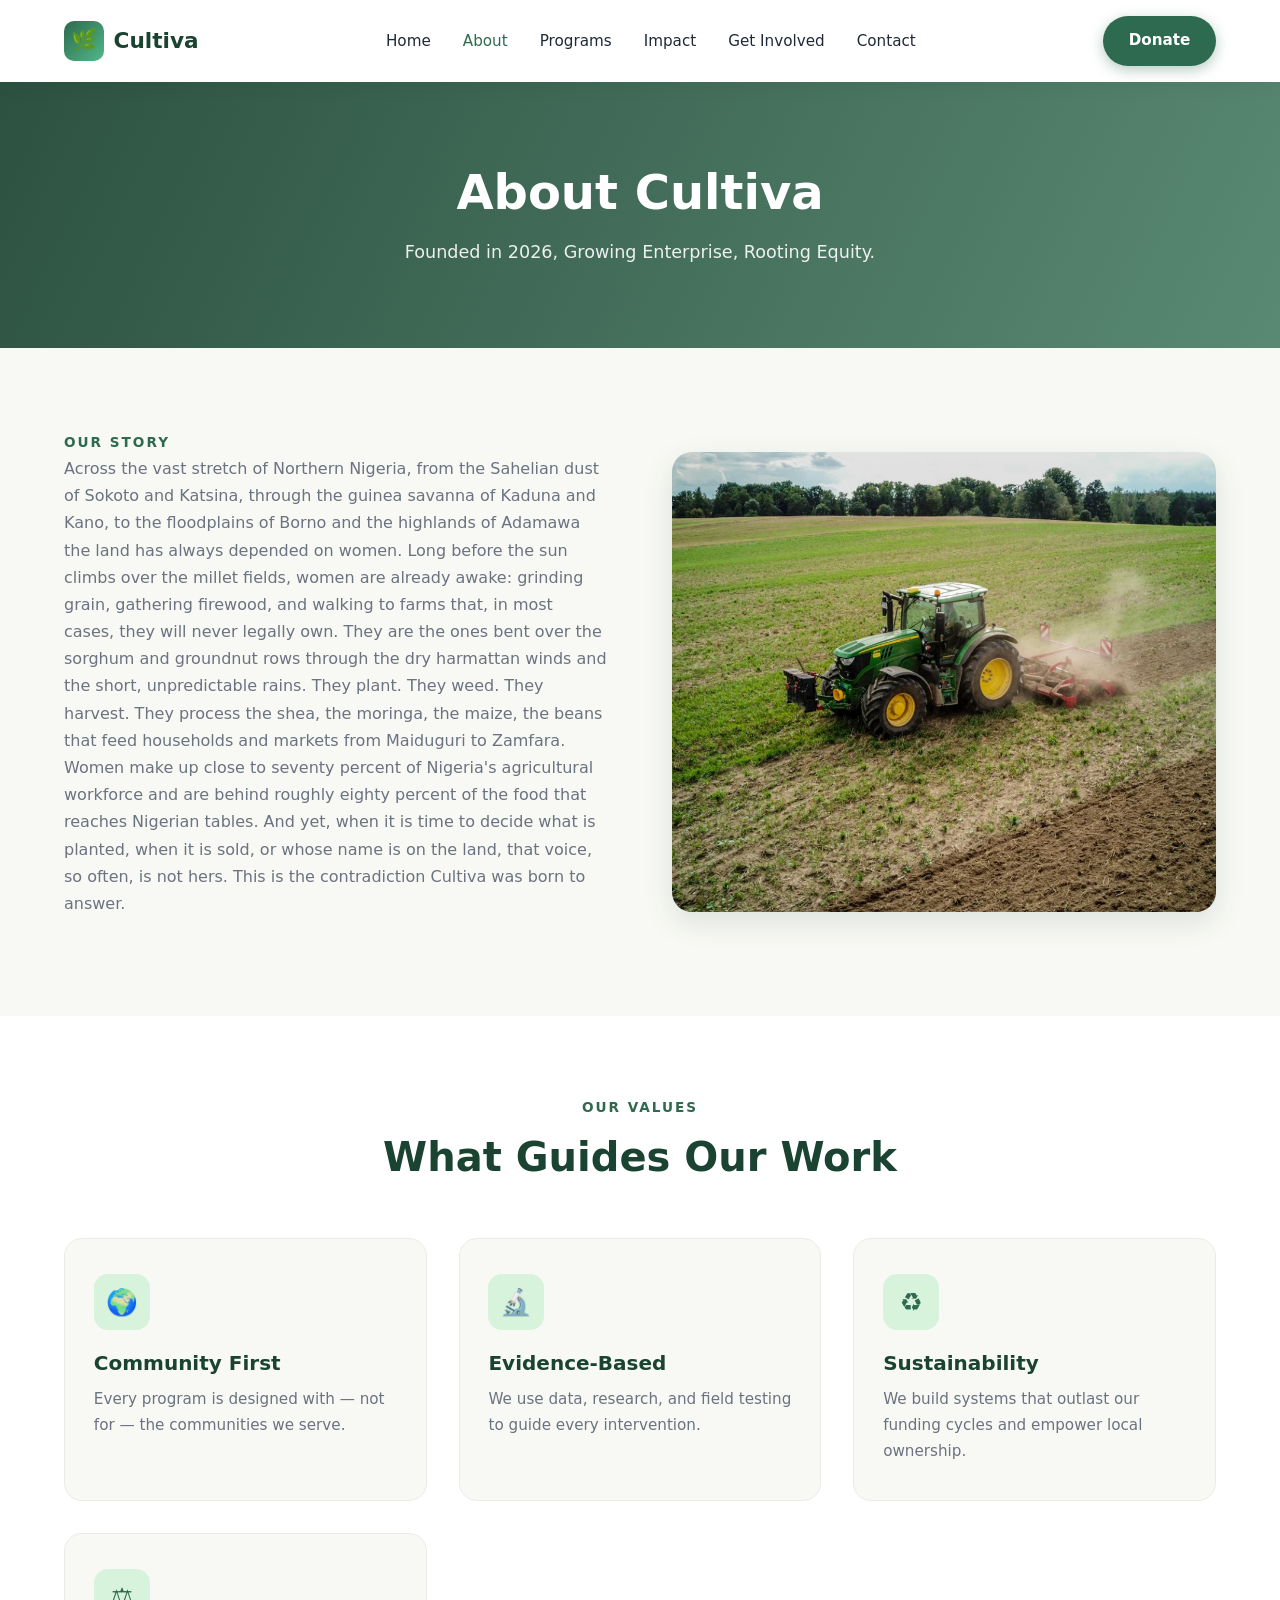
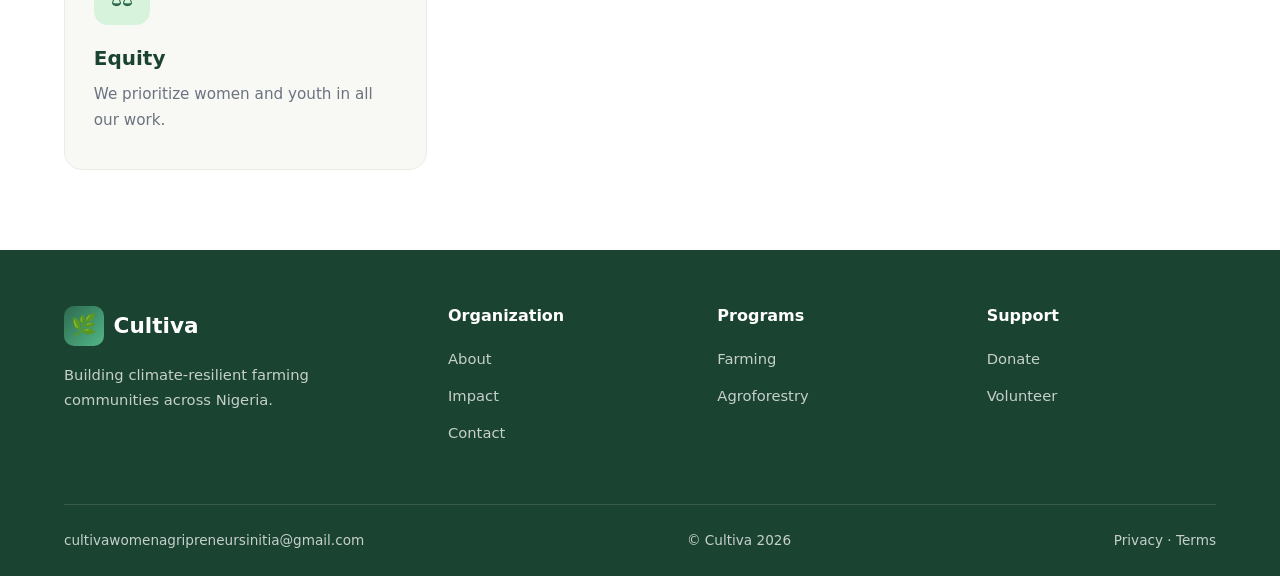
<file: about.html>
<!doctype html>
<html lang="en">
  <head>
    <meta charset="UTF-8" />
    <meta name="viewport" content="width=device-width, initial-scale=1.0" />
    <title>About Us — Cultiva</title>
    <link rel="stylesheet" href="css/style.css" />
  </head>
  <body>
    <header>
      <nav class="container">
        <a href="index.html" class="logo"
          ><span class="logo-mark">🌿</span> Cultiva</a
        >
        <ul class="nav-links" id="navLinks">
          <li><a href="index.html">Home</a></li>
          <li><a href="about.html" class="active">About</a></li>
          <li><a href="programs.html">Programs</a></li>
          <li><a href="impact.html">Impact</a></li>
          <li><a href="get-involved.html">Get Involved</a></li>
          <li><a href="contact.html">Contact</a></li>
        </ul>
        <a href="get-involved.html" class="btn btn-primary nav-cta">Donate</a>
        <button class="menu-toggle" id="menuToggle">☰</button>
      </nav>
    </header>

    <section class="page-hero">
      <div class="container">
        <h1>About Cultiva</h1>
        <p>Founded in 2026, Growing Enterprise, Rooting Equity.</p>
      </div>
    </section>

    <section>
      <div class="container about-grid">
        <div class="about-text">
          <span
            style="
              color: var(--green-mid);
              font-weight: 700;
              font-size: 0.85rem;
              letter-spacing: 2px;
              text-transform: uppercase;
            "
            >Our Story</span
          >
          
          <p>
            Across the vast stretch of Northern Nigeria, from the Sahelian dust
            of Sokoto and Katsina, through the guinea savanna of Kaduna and
            Kano, to the floodplains of Borno and the highlands of Adamawa the
            land has always depended on women. Long before the sun climbs over
            the millet fields, women are already awake: grinding grain,
            gathering firewood, and walking to farms that, in most cases, they
            will never legally own. They are the ones bent over the sorghum and
            groundnut rows through the dry harmattan winds and the short,
            unpredictable rains. They plant. They weed. They harvest. They
            process the shea, the moringa, the maize, the beans that feed
            households and markets from Maiduguri to Zamfara. Women make up
            close to seventy percent of Nigeria's agricultural workforce and are
            behind roughly eighty percent of the food that reaches Nigerian
            tables. And yet, when it is time to decide what is planted, when it
            is sold, or whose name is on the land, that voice, so often, is not
            hers. This is the contradiction Cultiva was born to answer.
          </p>
          <!-- <p>
            Our approach is simple: listen to farmers, co-create solutions, and
            measure what matters. We don't parachute in — we build lasting
            partnerships.
          </p> -->
        </div>
        <div class="about-img">
          <img src="./img/cultiva.png" alt="Screenshot">
        </div>
      </div>
    </section>

    <section style="background: white">
      <div class="container">
        <div class="section-head">
          <span class="tag">Our Values</span>
          <h2>What Guides Our Work</h2>
        </div>
        <div class="cards">
          <div class="card">
            <div class="card-icon">🌍</div>
            <h3>Community First</h3>
            <p>
              Every program is designed with — not for — the communities we
              serve.
            </p>
          </div>
          <div class="card">
            <div class="card-icon">🔬</div>
            <h3>Evidence-Based</h3>
            <p>
              We use data, research, and field testing to guide every
              intervention.
            </p>
          </div>
          <div class="card">
            <div class="card-icon">♻️</div>
            <h3>Sustainability</h3>
            <p>
              We build systems that outlast our funding cycles and empower local
              ownership.
            </p>
          </div>
          <div class="card">
            <div class="card-icon">⚖️</div>
            <h3>Equity</h3>
            <p>We prioritize women and youth in all our work.</p>
          </div>
        </div>
      </div>
    </section>

    <!-- <section>
      <div class="container">
        <div class="section-head">
          <span class="tag">Our Team</span>
          <h2>Meet the People Behind the Mission</h2>
        </div>
        <div class="team-grid">
          <div class="team-card">
            <img
              src="https://images.unsplash.com/photo-1573497019940-1c28c88b4f3e?auto=format&fit=crop&w=500&q=80"
              alt="Team member"
            />
            <h4>Dr. Amara Okafor</h4>
            <p>Executive Director</p>
          </div>
          <div class="team-card">
            <img
              src="https://images.unsplash.com/photo-1560250097-0b93528c311a?auto=format&fit=crop&w=500&q=80"
              alt="Team member"
            />
            <h4>Ibrahim Musa</h4>
            <p>Head of Programs</p>
          </div>
          <div class="team-card">
            <img
              src="https://images.unsplash.com/photo-1580489944761-15a19d654956?auto=format&fit=crop&w=500&q=80"
              alt="Team member"
            />
            <h4>Grace Adeyemi</h4>
            <p>Climate Specialist</p>
          </div>
          <div class="team-card">
            <img
              src="https://images.unsplash.com/photo-1519085360753-af0119f7cbe7?auto=format&fit=crop&w=500&q=80"
              alt="Team member"
            />
            <h4>Emeka Nwosu</h4>
            <p>Field Operations Lead</p>
          </div>
        </div>
      </div>
    </section> -->

    <footer>
      <div class="container">
        <div class="footer-grid">
          <div class="footer-brand">
            <a href="index.html" class="logo"
              ><span class="logo-mark">🌿</span> Cultiva</a
            >
            <p>
              Building climate-resilient farming communities across Nigeria.
            </p>
          </div>
          <div>
            <h4>Organization</h4>
            <ul>
              <li><a href="about.html">About</a></li>
              <li><a href="impact.html">Impact</a></li>
              <li><a href="contact.html">Contact</a></li>
            </ul>
          </div>
          <div>
            <h4>Programs</h4>
            <ul>
              <li><a href="programs.html">Farming</a></li>
              <li><a href="programs.html">Agroforestry</a></li>
            </ul>
          </div>
          <div>
            <h4>Support</h4>
            <ul>
              <li><a href="get-involved.html">Donate</a></li>
              <li><a href="get-involved.html">Volunteer</a></li>
            </ul>
          </div>
        </div>
        <div class="footer-bottom">
          <span>cultivawomenagripreneursinitia@gmail.com</span>

          <span>© Cultiva 2026</span><span>Privacy · Terms</span>
        </div>
      </div>
    </footer>

    <script src="js/main.js"></script>
  </body>
</html>
</file>
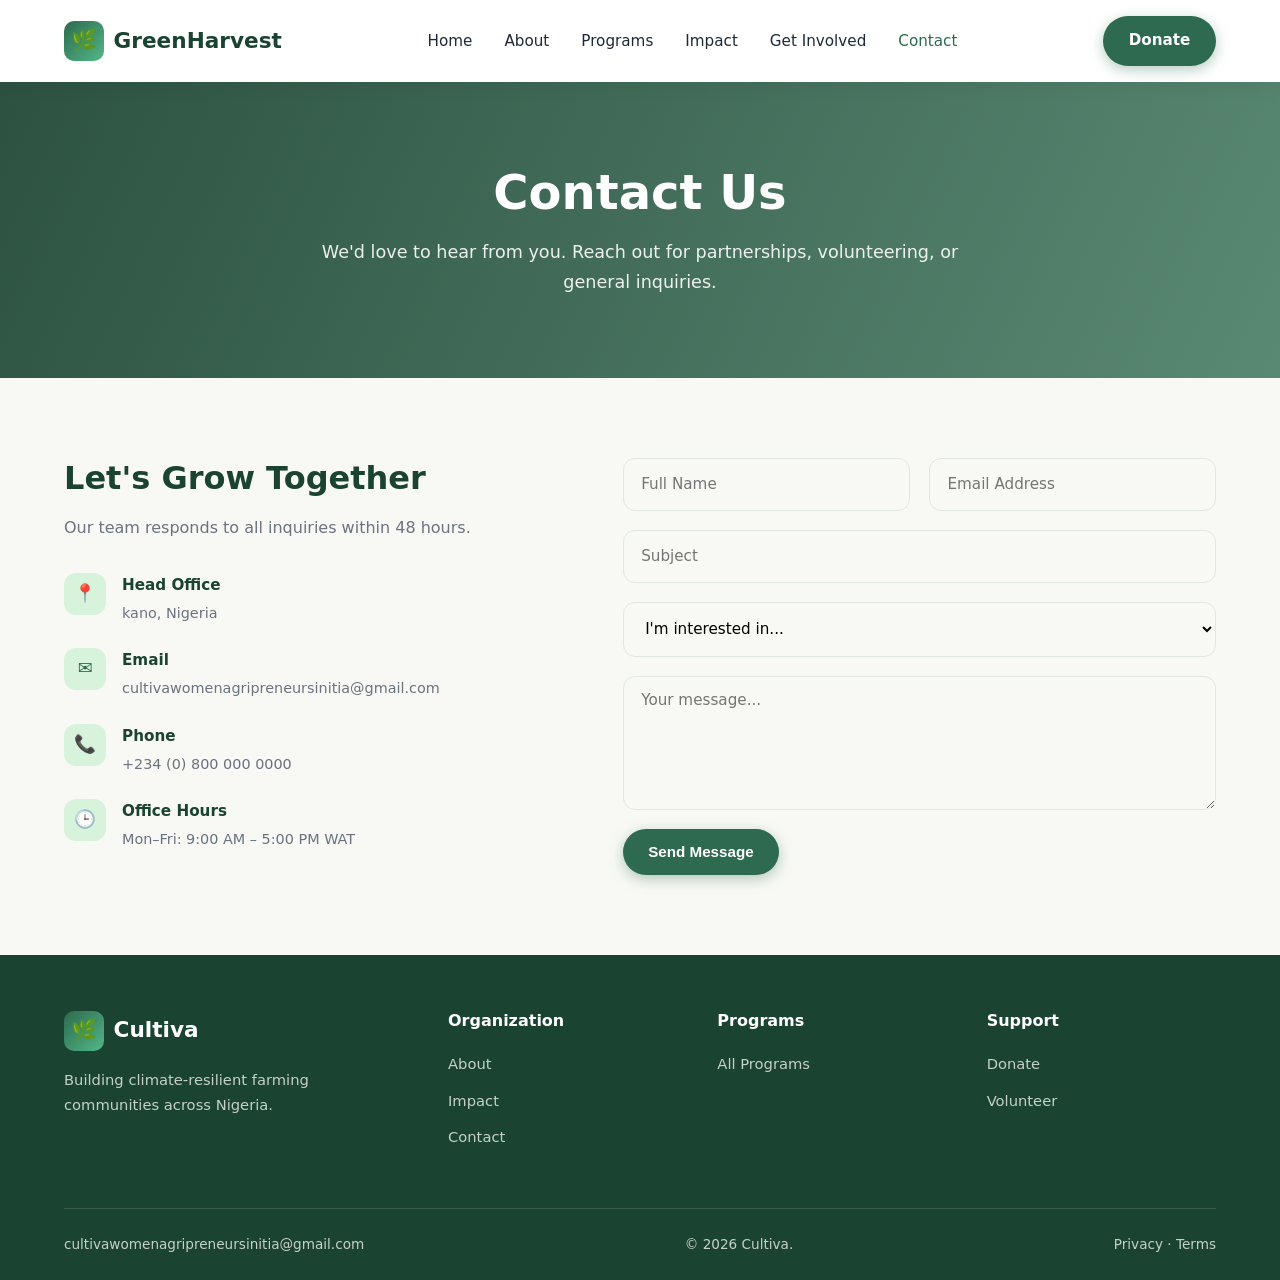
<file: contact.html>
<!doctype html>
<html lang="en">
  <head>
    <meta charset="UTF-8" />
    <meta name="viewport" content="width=device-width, initial-scale=1.0" />
    <title>Contact Us — GreenHarvest Initiative</title>
    <link rel="stylesheet" href="css/style.css" />
  </head>
  <body>
    <header>
      <nav class="container">
        <a href="index.html" class="logo"
          ><span class="logo-mark">🌿</span> GreenHarvest</a
        >
        <ul class="nav-links" id="navLinks">
          <li><a href="index.html">Home</a></li>
          <li><a href="about.html">About</a></li>
          <li><a href="programs.html">Programs</a></li>
          <li><a href="impact.html">Impact</a></li>
          <li><a href="get-involved.html">Get Involved</a></li>
          <li><a href="contact.html" class="active">Contact</a></li>
        </ul>
        <a href="get-involved.html" class="btn btn-primary nav-cta">Donate</a>
        <button class="menu-toggle" id="menuToggle">☰</button>
      </nav>
    </header>

    <section class="page-hero">
      <div class="container">
        <h1>Contact Us</h1>
        <p>
          We'd love to hear from you. Reach out for partnerships, volunteering,
          or general inquiries.
        </p>
      </div>
    </section>

    <section>
      <div class="container contact-grid">
        <div class="contact-info">
          <h2>Let's Grow Together</h2>
          <p>Our team responds to all inquiries within 48 hours.</p>
          <div class="contact-detail">
            <div class="ic">📍</div>
            <div>
              <strong>Head Office</strong
              ><span>kano, Nigeria</span>
            </div>
          </div>
          <div class="contact-detail">
            <div class="ic">✉️</div>
            <div>
              <strong>Email</strong><span>cultivawomenagripreneursinitia@gmail.com</span>
            </div>
          </div>
          <div class="contact-detail">
            <div class="ic">📞</div>
            <div><strong>Phone</strong><span>+234 (0) 800 000 0000</span></div>
          </div>
          <div class="contact-detail">
            <div class="ic">🕒</div>
            <div>
              <strong>Office Hours</strong
              ><span>Mon–Fri: 9:00 AM – 5:00 PM WAT</span>
            </div>
          </div>
        </div>

        <!-- REPLACE YOUR_FORM_ID with your Formspree form ID (sign up free at formspree.io) -->
        <form
          id="contactForm"
          action="https://formspree.io/f/YOUR_FORM_ID"
          method="POST"
        >
          <div class="form-row">
            <input type="text" name="name" placeholder="Full Name" required />
            <input
              type="email"
              name="email"
              placeholder="Email Address"
              required
            />
          </div>
          <input type="text" name="subject" placeholder="Subject" />
          <select name="interest">
            <option value="">I'm interested in...</option>
            <option>Partnering</option>
            <option>Donating</option>
            <option>Volunteering</option>
            <option>Media Inquiry</option>
            <option>General Inquiry</option>
          </select>
          <textarea
            name="message"
            placeholder="Your message..."
            required
          ></textarea>
          <button
            type="submit"
            class="btn btn-primary"
            style="justify-self: start"
          >
            Send Message
          </button>
          <div id="formStatus" class="form-status"></div>
        </form>
      </div>
    </section>

    <footer>
      <div class="container">
        <div class="footer-grid">
          <div class="footer-brand">
            <a href="index.html" class="logo"
              ><span class="logo-mark">🌿</span> Cultiva</a
            >
            <p>
              Building climate-resilient farming communities across Nigeria.
            </p>
          </div>
          <div>
            <h4>Organization</h4>
            <ul>
              <li><a href="about.html">About</a></li>
              <li><a href="impact.html">Impact</a></li>
              <li><a href="contact.html">Contact</a></li>
            </ul>
          </div>
          <div>
            <h4>Programs</h4>
            <ul>
              <li><a href="programs.html">All Programs</a></li>
            </ul>
          </div>
          <div>
            <h4>Support</h4>
            <ul>
              <li><a href="get-involved.html">Donate</a></li>
              <li><a href="get-involved.html">Volunteer</a></li>
            </ul>
          </div>
        </div>
        <div class="footer-bottom">
          <span>cultivawomenagripreneursinitia@gmail.com</span>
          <span>© 2026 Cultiva.</span><span>Privacy · Terms</span>
        </div>
      </div>
    </footer>

    <script src="js/main.js"></script>
  </body>
</html>
</file>
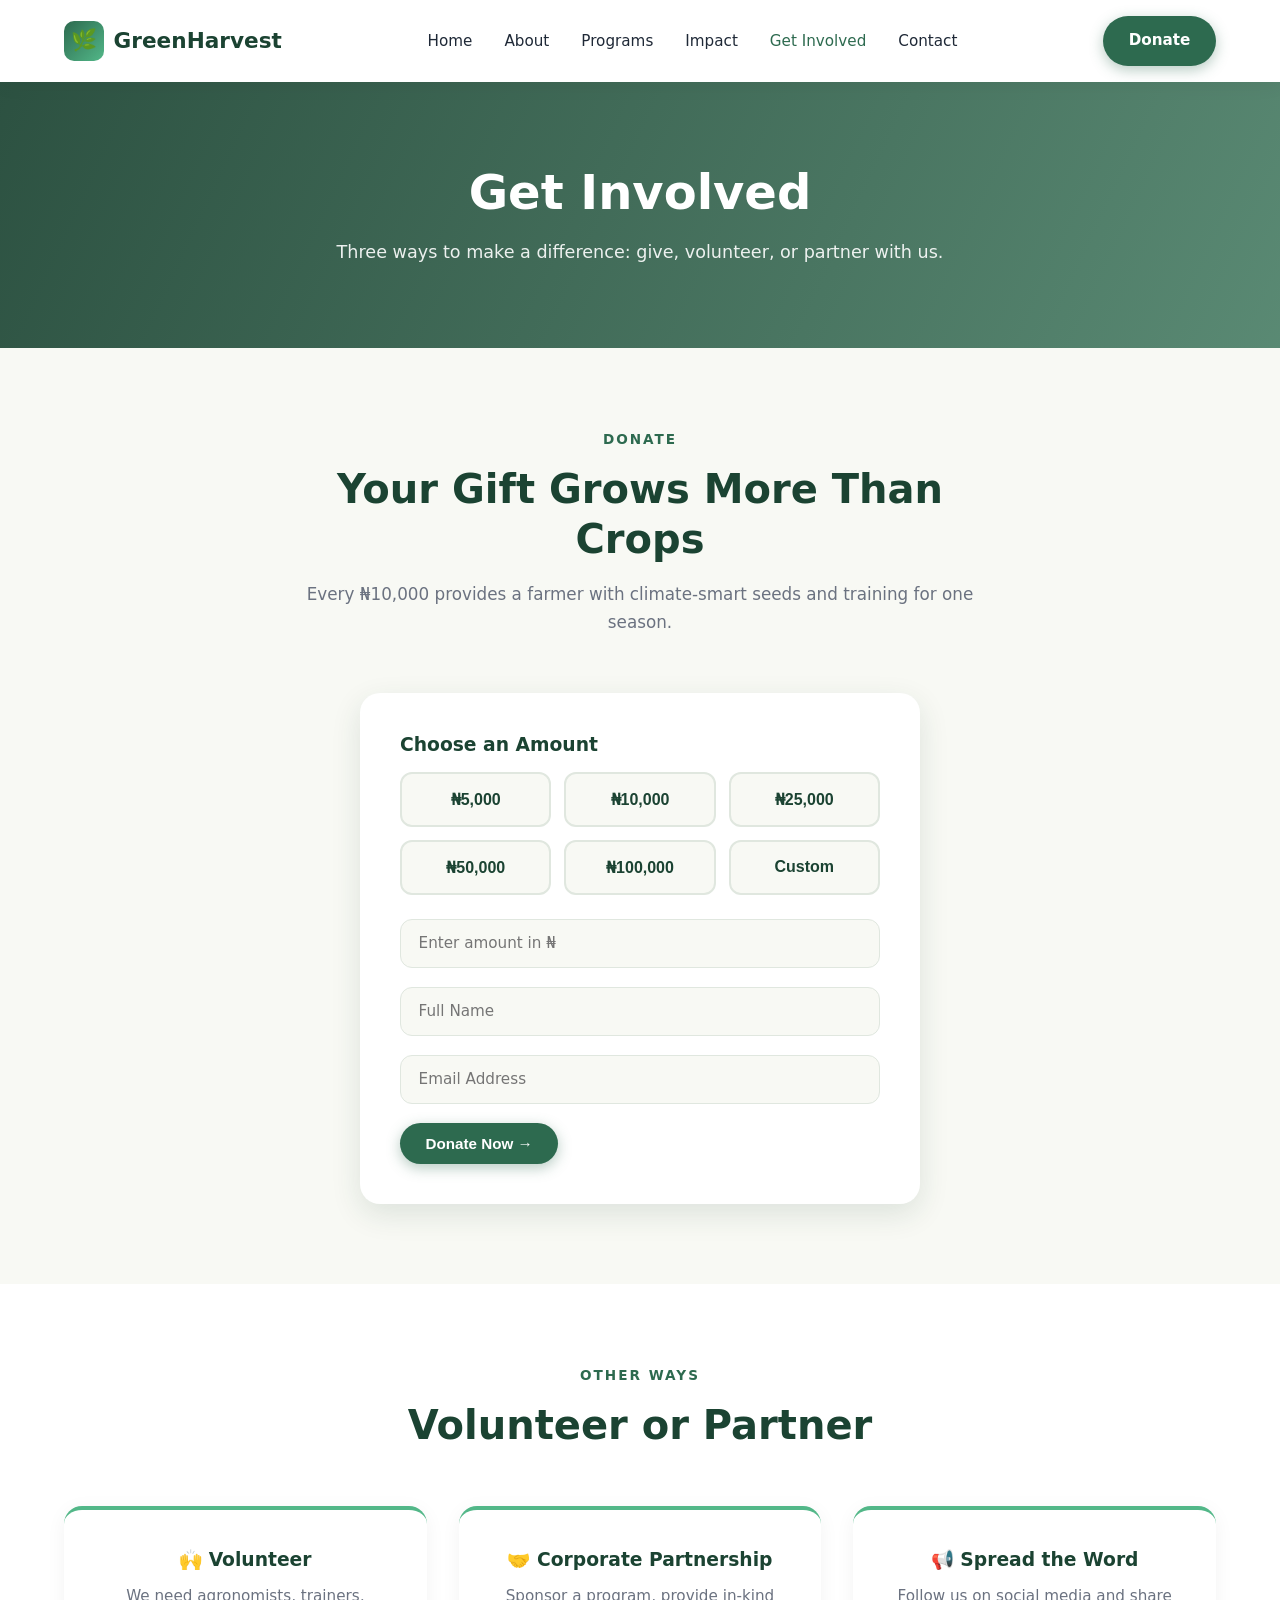
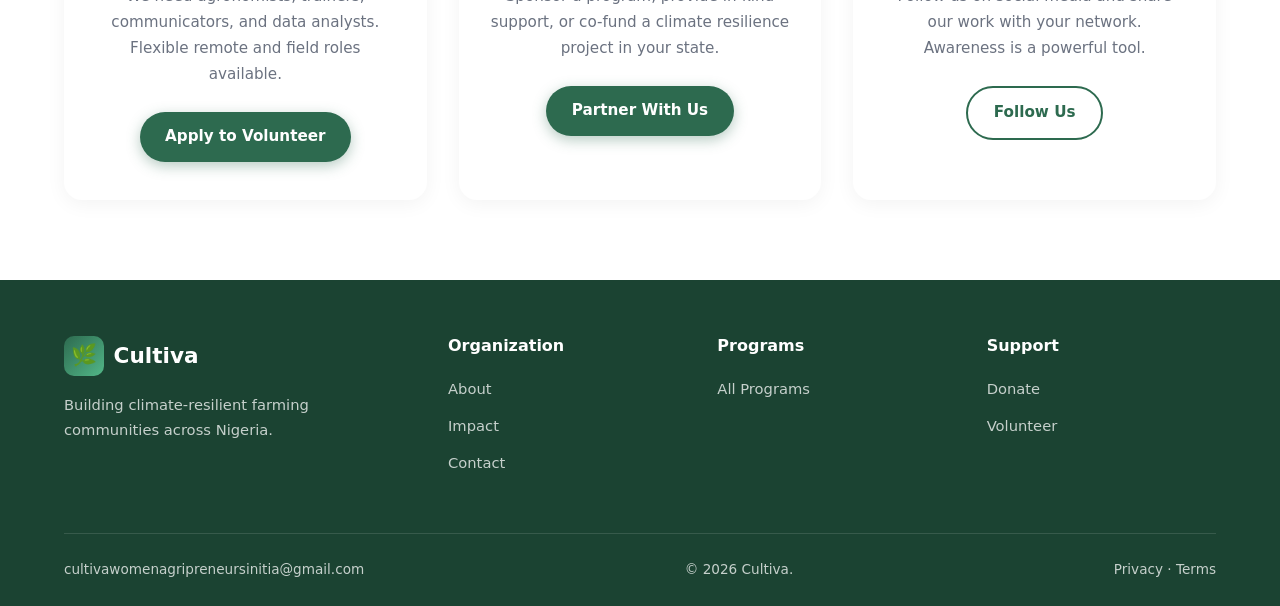
<file: get-involved.html>
<!doctype html>
<html lang="en">
  <head>
    <meta charset="UTF-8" />
    <meta name="viewport" content="width=device-width, initial-scale=1.0" />
    <title>Get Involved — GreenHarvest Initiative</title>
    <link rel="stylesheet" href="css/style.css" />
  </head>
  <body>
    <header>
      <nav class="container">
        <a href="index.html" class="logo"
          ><span class="logo-mark">🌿</span> GreenHarvest</a
        >
        <ul class="nav-links" id="navLinks">
          <li><a href="index.html">Home</a></li>
          <li><a href="about.html">About</a></li>
          <li><a href="programs.html">Programs</a></li>
          <li><a href="impact.html">Impact</a></li>
          <li><a href="get-involved.html" class="active">Get Involved</a></li>
          <li><a href="contact.html">Contact</a></li>
        </ul>
        <a href="#donate" class="btn btn-primary nav-cta">Donate</a>
        <button class="menu-toggle" id="menuToggle">☰</button>
      </nav>
    </header>

    <section class="page-hero">
      <div class="container">
        <h1>Get Involved</h1>
        <p>
          Three ways to make a difference: give, volunteer, or partner with us.
        </p>
      </div>
    </section>

    <section id="donate">
      <div class="container">
        <div class="section-head">
          <span class="tag">Donate</span>
          <h2>Your Gift Grows More Than Crops</h2>
          <p>
            Every ₦10,000 provides a farmer with climate-smart seeds and
            training for one season.
          </p>
        </div>
        <div class="donate-box">
          <h3 style="margin-bottom: 1rem">Choose an Amount</h3>
          <div class="amount-options">
            <button class="amount-btn" data-amount="5000">₦5,000</button>
            <button class="amount-btn" data-amount="10000">₦10,000</button>
            <button class="amount-btn" data-amount="25000">₦25,000</button>
            <button class="amount-btn" data-amount="50000">₦50,000</button>
            <button class="amount-btn" data-amount="100000">₦100,000</button>
            <button class="amount-btn" data-amount="">Custom</button>
          </div>
          <form
            onsubmit="
              event.preventDefault();
              alert(
                'Thank you for your generous donation of ₦' +
                  (document.getElementById('customAmount').value ||
                    'your chosen amount') +
                  '! You will be redirected to our secure payment partner.',
              );
            "
          >
            <input
              type="number"
              id="customAmount"
              placeholder="Enter amount in ₦"
              required
              min="1000"
            />
            <input type="text" placeholder="Full Name" required />
            <input type="email" placeholder="Email Address" required />
            <button
              type="submit"
              class="btn btn-primary"
              style="justify-self: start"
            >
              Donate Now →
            </button>
          </form>
        </div>
      </div>
    </section>

    <section style="background: white">
      <div class="container">
        <div class="section-head">
          <span class="tag">Other Ways</span>
          <h2>Volunteer or Partner</h2>
        </div>
        <div class="involve-grid">
          <div class="involve-card">
            <h3>🙌 Volunteer</h3>
            <p>
              We need agronomists, trainers, communicators, and data analysts.
              Flexible remote and field roles available.
            </p>
            <a href="contact.html" class="btn btn-primary"
              >Apply to Volunteer</a
            >
          </div>
          <div class="involve-card">
            <h3>🤝 Corporate Partnership</h3>
            <p>
              Sponsor a program, provide in-kind support, or co-fund a climate
              resilience project in your state.
            </p>
            <a href="contact.html" class="btn btn-primary">Partner With Us</a>
          </div>
          <div class="involve-card">
            <h3>📢 Spread the Word</h3>
            <p>
              Follow us on social media and share our work with your network.
              Awareness is a powerful tool.
            </p>
            <a href="https://www.instagram.com/cultiva_nigeria?stkn=MXE2Zmo3b3dsemppNQ%3D%3D&utm_source=qr" class="btn btn-outline">Follow Us</a>
          </div>
        </div>
      </div>
    </section>

    <footer>
      <div class="container">
        <div class="footer-grid">
          <div class="footer-brand">
            <a href="index.html" class="logo"
              ><span class="logo-mark">🌿</span> Cultiva</a
            >
            <p>
              Building climate-resilient farming communities across Nigeria.
            </p>
          </div>
          <div>
            <h4>Organization</h4>
            <ul>
              <li><a href="about.html">About</a></li>
              <li><a href="impact.html">Impact</a></li>
              <li><a href="contact.html">Contact</a></li>
            </ul>
          </div>
          <div>
            <h4>Programs</h4>
            <ul>
              <li><a href="programs.html">All Programs</a></li>
            </ul>
          </div>
          <div>
            <h4>Support</h4>
            <ul>
              <li><a href="get-involved.html#donate">Donate</a></li>
              <li><a href="get-involved.html">Volunteer</a></li>
            </ul>
          </div>
        </div>
        <div class="footer-bottom">
          <span>cultivawomenagripreneursinitia@gmail.com</span>
          <span>© 2026 Cultiva.</span><span>Privacy · Terms</span>
        </div>
      </div>
    </footer>

    <script src="js/main.js"></script>
  </body>
</html>
</file>
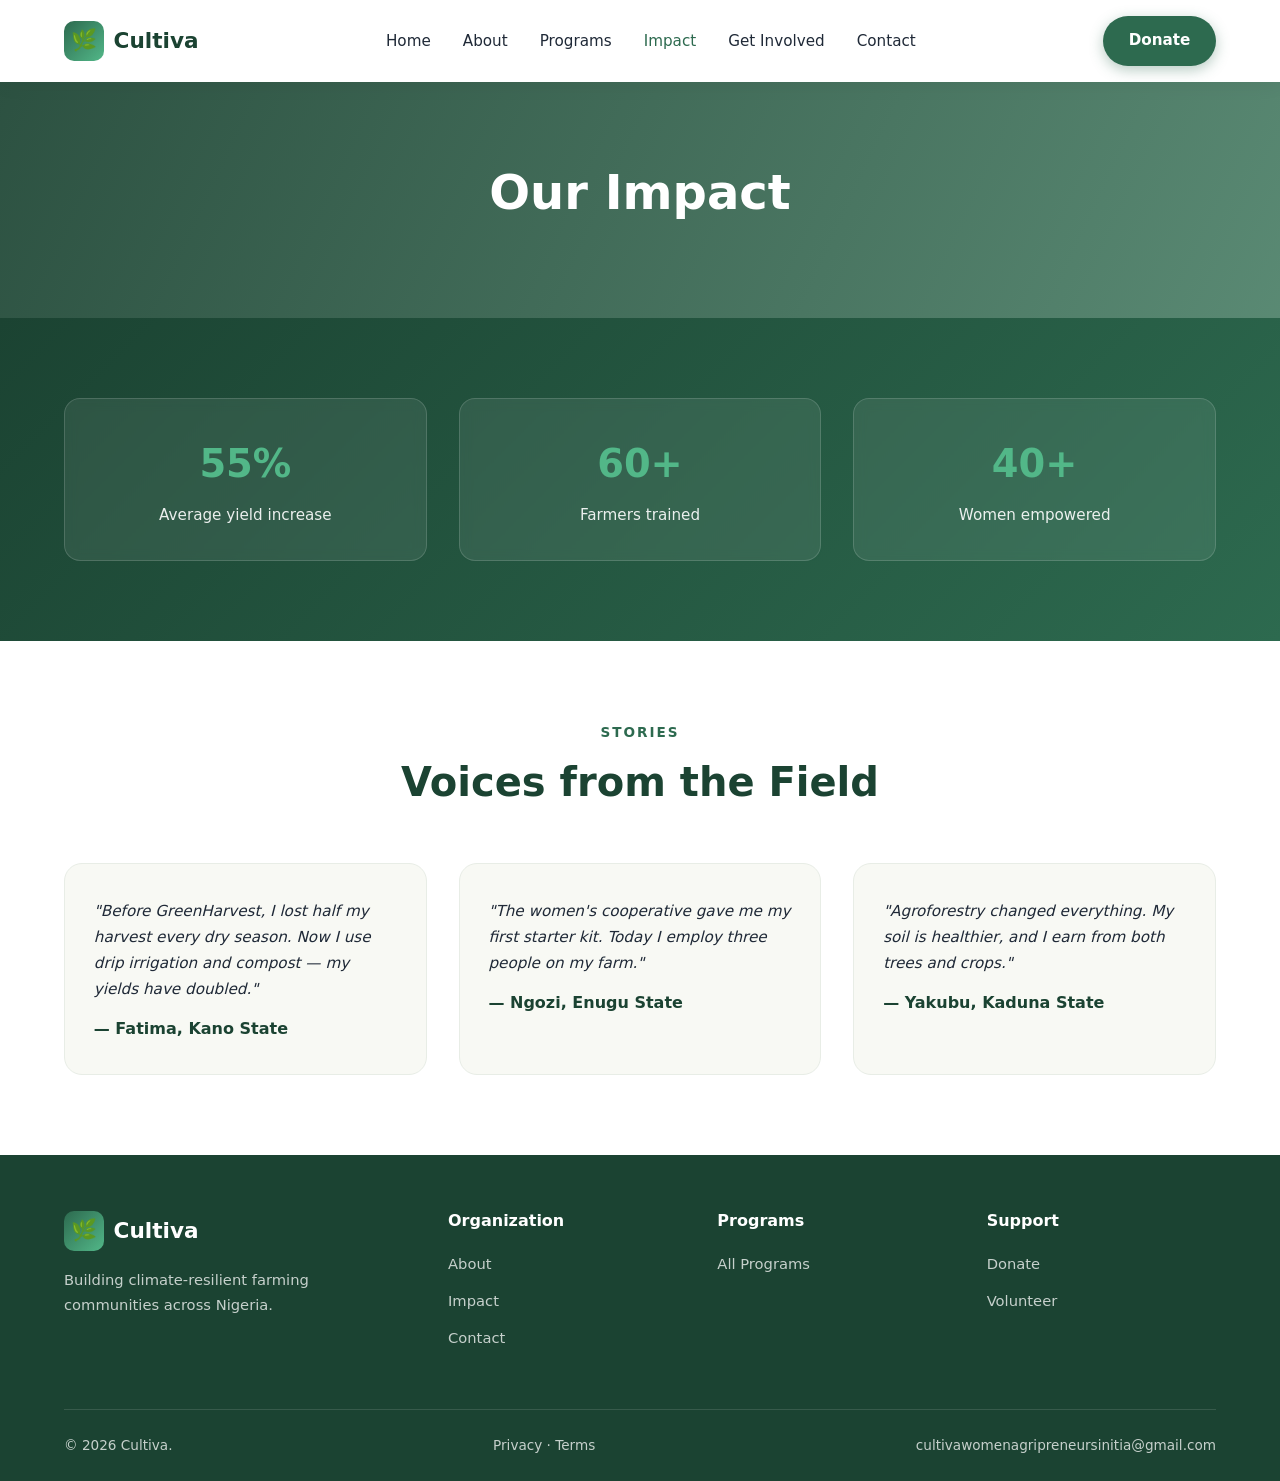
<file: impact.html>
<!doctype html>
<html lang="en">
  <head>
    <meta charset="UTF-8" />
    <meta name="viewport" content="width=device-width, initial-scale=1.0" />
    <title>Our Impact — GreenHarvest Initiative</title>
    <link rel="stylesheet" href="css/style.css" />
  </head>
  <body>
    <header>
      <nav class="container">
        <a href="index.html" class="logo"
          ><span class="logo-mark">🌿</span> Cultiva</a
        >
        <ul class="nav-links" id="navLinks">
          <li><a href="index.html">Home</a></li>
          <li><a href="about.html">About</a></li>
          <li><a href="programs.html">Programs</a></li>
          <li><a href="impact.html" class="active">Impact</a></li>
          <li><a href="get-involved.html">Get Involved</a></li>
          <li><a href="contact.html">Contact</a></li>
        </ul>
        <a href="get-involved.html" class="btn btn-primary nav-cta">Donate</a>
        <button class="menu-toggle" id="menuToggle">☰</button>
      </nav>
    </header>

    <section class="page-hero">
      <div class="container">
        <h1>Our Impact</h1>
      </div>
    </section>

    <section class="impact">
      <div class="container">
        <div class="impact-grid">
          <div class="impact-item">
            <div class="num">55%</div>
            <p>Average yield increase</p>
          </div>
          <div class="impact-item">
            <div class="num">60+</div>
            <p>Farmers trained</p>
          </div>
          <div class="impact-item">
            <div class="num">40+</div>
            <p>Women empowered</p>
          </div>
        </div>
      </div>
    </section>

    <section style="background: white">
      <div class="container">
        <div class="section-head">
          <span class="tag">Stories</span>
          <h2>Voices from the Field</h2>
        </div>
        <div class="cards">
          <div class="card">
            <p style="font-style: italic; color: var(--text)">
              "Before GreenHarvest, I lost half my harvest every dry season. Now
              I use drip irrigation and compost — my yields have doubled."
            </p>
            <h4 style="margin-top: 1rem">— Fatima, Kano State</h4>
          </div>
          <div class="card">
            <p style="font-style: italic; color: var(--text)">
              "The women's cooperative gave me my first starter kit. Today I
              employ three people on my farm."
            </p>
            <h4 style="margin-top: 1rem">— Ngozi, Enugu State</h4>
          </div>
          <div class="card">
            <p style="font-style: italic; color: var(--text)">
              "Agroforestry changed everything. My soil is healthier, and I earn
              from both trees and crops."
            </p>
            <h4 style="margin-top: 1rem">— Yakubu, Kaduna State</h4>
          </div>
        </div>
      </div>
    </section>

    <footer>
      <div class="container">
        <div class="footer-grid">
          <div class="footer-brand">
            <a href="index.html" class="logo"
              ><span class="logo-mark">🌿</span> Cultiva</a
            >
            <p>
              Building climate-resilient farming communities across Nigeria.
            </p>
          </div>
          <div>
            <h4>Organization</h4>
            <ul>
              <li><a href="about.html">About</a></li>
              <li><a href="impact.html">Impact</a></li>
              <li><a href="contact.html">Contact</a></li>
            </ul>
          </div>
          <div>
            <h4>Programs</h4>
            <ul>
              <li><a href="programs.html">All Programs</a></li>
            </ul>
          </div>
          <div>
            <h4>Support</h4>
            <ul>
              <li><a href="get-involved.html">Donate</a></li>
              <li><a href="get-involved.html">Volunteer</a></li>
            </ul>
          </div>
        </div>
        <div class="footer-bottom">
          <span>© 2026 Cultiva.</span><span>Privacy · Terms</span>
          <span>cultivawomenagripreneursinitia@gmail.com</span>
        </div>
      </div>
    </footer>

    <script src="js/main.js"></script>
  </body>
</html>
</file>
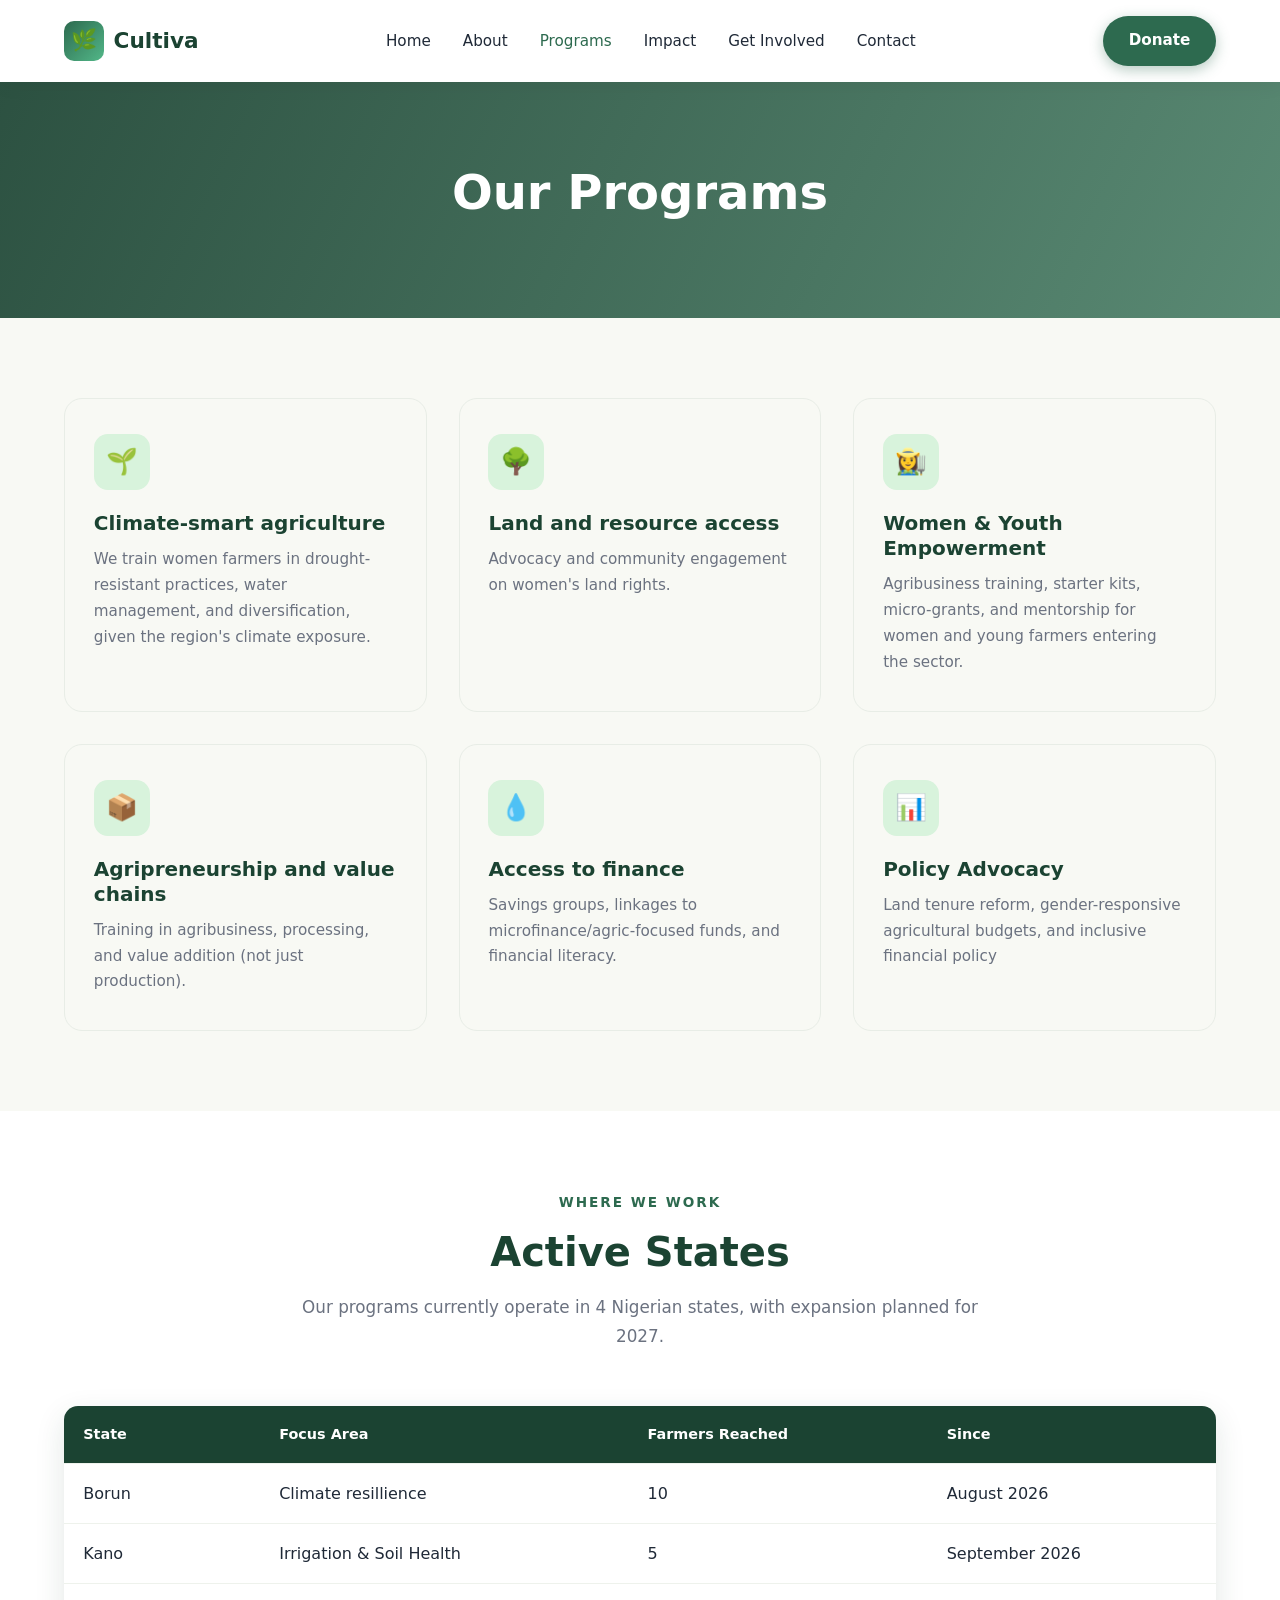
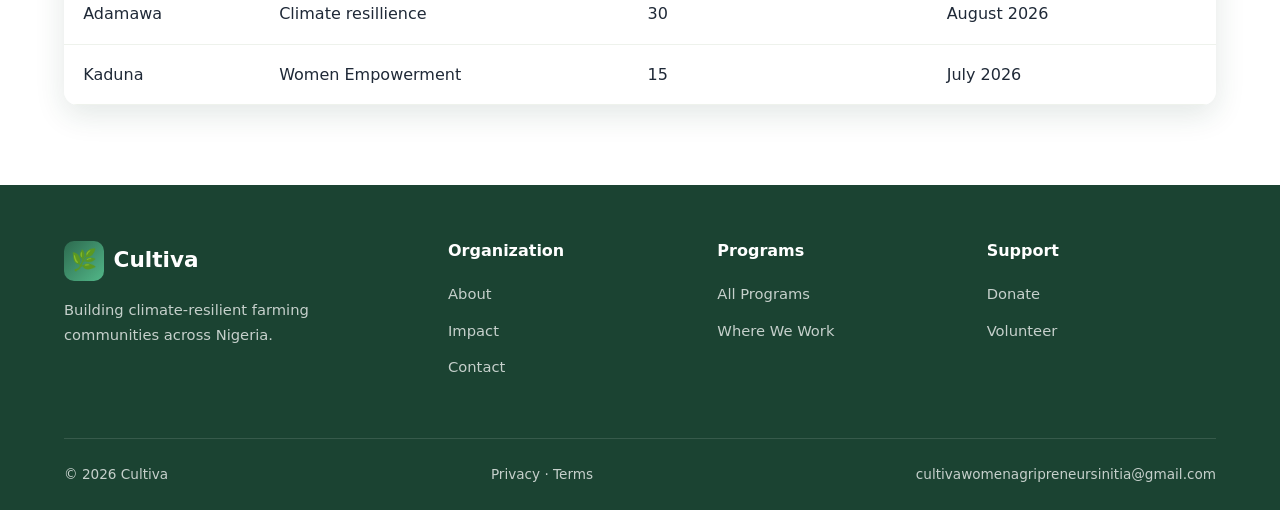
<file: programs.html>
<!doctype html>
<html lang="en">
  <head>
    <meta charset="UTF-8" />
    <meta name="viewport" content="width=device-width, initial-scale=1.0" />
    <title>Our Programs — GreenHarvest Initiative</title>
    <link rel="stylesheet" href="css/style.css" />
  </head>
  <body>
    <header>
      <nav class="container">
        <a href="index.html" class="logo"
          ><span class="logo-mark">🌿</span> Cultiva</a
        >
        <ul class="nav-links" id="navLinks">
          <li><a href="index.html">Home</a></li>
          <li><a href="about.html">About</a></li>
          <li><a href="programs.html" class="active">Programs</a></li>
          <li><a href="impact.html">Impact</a></li>
          <li><a href="get-involved.html">Get Involved</a></li>
          <li><a href="contact.html">Contact</a></li>
        </ul>
        <a href="get-involved.html" class="btn btn-primary nav-cta">Donate</a>
        <button class="menu-toggle" id="menuToggle">☰</button>
      </nav>
    </header>

    <section class="page-hero">
      <div class="container">
        <h1>Our Programs</h1>
       
      </div>
    </section>

    <section>
      <div class="container">
        <div class="cards">
          <div class="card">
            <div class="card-icon">🌱</div>
            <h3>Climate-smart agriculture</h3>
            <p>
              We train women farmers in drought-resistant practices, water
              management, and diversification, given the region's climate
              exposure.
            </p>
          </div>
          <div class="card">
            <div class="card-icon">🌳</div>
            <h3>Land and resource access</h3>
            <p>Advocacy and community engagement on women's land rights.</p>
          </div>
          <div class="card">
            <div class="card-icon">👩‍🌾</div>
            <h3>Women & Youth Empowerment</h3>
            <p>
              Agribusiness training, starter kits, micro-grants, and mentorship
              for women and young farmers entering the sector.
            </p>
          </div>
          <div class="card">
            <div class="card-icon">📦</div>
            <h3>Agripreneurship and value chains</h3>
            <p>
              Training in agribusiness, processing, and value addition (not just
              production).
            </p>
          </div>
          <div class="card">
            <div class="card-icon">💧</div>
            <h3>Access to finance</h3>
            <p>
              Savings groups, linkages to microfinance/agric-focused funds, and
              financial literacy.
            </p>
          </div>
          <div class="card">
            <div class="card-icon">📊</div>
            <h3>Policy Advocacy</h3>
            <p>
              Land tenure reform, gender-responsive agricultural budgets, and
              inclusive financial policy
            </p>
          </div>
        </div>
      </div>
    </section>

    <section style="background: white">
      <div class="container">
        <div class="section-head">
          <span class="tag">Where We Work</span>
          <h2>Active States</h2>
          <p>
            Our programs currently operate in 4 Nigerian states, with expansion
            planned for 2027.
          </p>
        </div>
        <div class="table-wrap">
          <table>
            <thead>
              <tr>
                <th>State</th>
                <th>Focus Area</th>
                <th>Farmers Reached</th>
                <th>Since</th>
              </tr>
            </thead>
            <tbody>
              <tr>
                <td>Borun</td>
                <td>Climate resillience</td>
                <td>10</td>
                <td>August 2026</td>
              </tr>
              <tr>
                <td>Kano</td>
                <td>Irrigation & Soil Health</td>
                <td>5</td>
                <td>September 2026</td>
              </tr>
              <tr>
                <td>Adamawa</td>
                <td>Climate resillience</td>
                <td>30</td>
                <td>August 2026</td>
              </tr>
              <tr>
                <td>Kaduna</td>
                <td>Women Empowerment</td>
                <td>15</td>
                <td>July 2026</td>
              </tr>
            </tbody>
          </table>
        </div>
      </div>
    </section>

    <footer>
      <div class="container">
        <div class="footer-grid">
          <div class="footer-brand">
            <a href="index.html" class="logo"
              ><span class="logo-mark">🌿</span> Cultiva</a
            >
            <p>
              Building climate-resilient farming communities across Nigeria.
            </p>
          </div>
          <div>
            <h4>Organization</h4>
            <ul>
              <li><a href="about.html">About</a></li>
              <li><a href="impact.html">Impact</a></li>
              <li><a href="contact.html">Contact</a></li>
            </ul>
          </div>
          <div>
            <h4>Programs</h4>
            <ul>
              <li><a href="programs.html">All Programs</a></li>
              <li><a href="programs.html">Where We Work</a></li>
            </ul>
          </div>
          <div>
            <h4>Support</h4>
            <ul>
              <li><a href="get-involved.html">Donate</a></li>
              <li><a href="get-involved.html">Volunteer</a></li>
            </ul>
          </div>
        </div>
        <div class="footer-bottom">
          <span>© 2026 Cultiva</span><span>Privacy · Terms</span>
          <span>cultivawomenagripreneursinitia@gmail.com</span>
        </div>
      </div>
    </footer>

    <script src="js/main.js"></script>
  </body>
</html>
</file>
<file: css/style.css>
/* ===== RESET & VARIABLES ===== */
* { margin: 0; padding: 0; box-sizing: border-box; }
:root {
  --green-dark: #1b4332;
  --green-mid: #2d6a4f;
  --green-light: #52b788;
  --green-pale: #d8f3dc;
  --earth: #a47148;
  --cream: #f8f9f4;
  --text: #1f2937;
  --muted: #6b7280;
  --white: #ffffff;
  --shadow: 0 10px 30px rgba(27, 67, 50, 0.12);
}
html { scroll-behavior: smooth; }
body {
  font-family: 'Segoe UI', system-ui, -apple-system, sans-serif;
  color: var(--text);
  background: var(--cream);
  line-height: 1.7;
  overflow-x: hidden;
}
h1, h2, h3, h4 { line-height: 1.25; color: var(--green-dark); font-weight: 700; }
a { color: var(--green-mid); text-decoration: none; transition: color .2s; }
a:hover { color: var(--green-light); }
img { max-width: 100%; display: block; }
.container { width: 90%; max-width: 1180px; margin: 0 auto; }

/* ===== HEADER ===== */
header {
  position: sticky; top: 0; z-index: 1000;
  background: rgba(255,255,255,0.97);
  backdrop-filter: blur(10px);
  box-shadow: 0 2px 20px rgba(0,0,0,0.06);
}
nav { display: flex; align-items: center; justify-content: space-between; padding: 1rem 0; }
.logo {
  display: flex; align-items: center; gap: .6rem;
  font-size: 1.35rem; font-weight: 800; color: var(--green-dark);
}
.logo-mark {
  width: 40px; height: 40px; border-radius: 10px;
  background: linear-gradient(135deg, var(--green-mid), var(--green-light));
  display: grid; place-items: center; color: white; font-size: 1.3rem;
}
.nav-links { display: flex; gap: 2rem; list-style: none; align-items: center; }
.nav-links a { font-weight: 500; font-size: .95rem; color: var(--text); }
.nav-links a:hover, .nav-links a.active { color: var(--green-mid); }
.btn {
  display: inline-block; padding: .75rem 1.6rem; border-radius: 50px;
  font-weight: 600; font-size: .95rem; cursor: pointer;
  border: none; transition: all .25s ease; text-align: center;
}
.btn-primary {
  background: var(--green-mid); color: white !important;
  box-shadow: 0 4px 14px rgba(45,106,79,0.35);
}
.btn-primary:hover { background: var(--green-dark); transform: translateY(-2px); color: white !important; }
.btn-outline {
  background: transparent; color: var(--green-mid) !important;
  border: 2px solid var(--green-mid);
}
.btn-outline:hover { background: var(--green-mid); color: white !important; }
.menu-toggle { display: none; background: none; border: none; font-size: 1.6rem; color: var(--green-dark); cursor: pointer; }

/* ===== PAGE HERO ===== */
.page-hero {
  background: linear-gradient(115deg, rgba(27,67,50,0.92), rgba(45,106,79,0.78));
  color: white; padding: 5rem 0; text-align: center;
}
.page-hero h1 { color: white; font-size: clamp(2rem, 4vw, 3rem); margin-bottom: 1rem; }
.page-hero p { color: rgba(255,255,255,0.9); max-width: 640px; margin: 0 auto; font-size: 1.1rem; }

/* ===== HOME HERO ===== */
.hero {
  position: relative; min-height: 88vh;
  display: flex; align-items: center;
  background:
    linear-gradient(115deg, rgba(27,67,50,0.92) 0%, rgba(45,106,79,0.78) 45%, rgba(82,183,136,0.45) 100%),
    url('https://images.unsplash.com/photo-1500382017468-9049fed747ef?auto=format&fit=crop&w=1600&q=80') center/cover no-repeat;
  color: white;
}
.hero-content { max-width: 680px; padding: 4rem 0; }
.hero .eyebrow {
  display: inline-block; background: rgba(255,255,255,0.15);
  border: 1px solid rgba(255,255,255,0.3);
  padding: .4rem 1rem; border-radius: 50px;
  font-size: .82rem; letter-spacing: 1.5px; text-transform: uppercase;
  font-weight: 600; margin-bottom: 1.5rem;
}
.hero h1 { color: white; font-size: clamp(2.2rem, 5vw, 3.6rem); margin-bottom: 1.2rem; }
.hero p { font-size: 1.15rem; color: rgba(255,255,255,0.92); margin-bottom: 2rem; max-width: 560px; }
.hero-buttons { display: flex; gap: 1rem; flex-wrap: wrap; }
.hero .btn-primary { background: var(--green-light); }
.hero .btn-primary:hover { background: white; color: var(--green-dark) !important; }
.hero .btn-outline { border-color: rgba(255,255,255,0.7); color: white !important; }
.hero .btn-outline:hover { background: white; color: var(--green-dark) !important; }

/* ===== STATS ===== */
.stats { background: var(--green-dark); color: white; padding: 2.5rem 0; }
.stats-grid {
  display: grid; grid-template-columns: repeat(auto-fit, minmax(160px, 1fr));
  gap: 2rem; text-align: center;
}
.stat h3 { color: var(--green-light); font-size: 2.4rem; margin-bottom: .2rem; }
.stat p { font-size: .9rem; color: rgba(255,255,255,0.8); letter-spacing: .5px; }

/* ===== SECTIONS ===== */
section { padding: 5rem 0; }
.section-head { text-align: center; max-width: 700px; margin: 0 auto 3.5rem; }
.section-head .tag {
  color: var(--green-mid); font-weight: 700; font-size: .85rem;
  letter-spacing: 2px; text-transform: uppercase; margin-bottom: .8rem; display: block;
}
.section-head h2 { font-size: clamp(1.8rem, 3.5vw, 2.5rem); margin-bottom: 1rem; }
.section-head p { color: var(--muted); font-size: 1.05rem; }

/* ===== ABOUT ===== */
.about-grid { display: grid; grid-template-columns: 1fr 1fr; gap: 4rem; align-items: center; }
.about-img { border-radius: 20px; overflow: hidden; box-shadow: var(--shadow); position: relative; }
.about-img img { height: 460px; object-fit: cover; width: 100%; }
.about-badge {
  position: absolute; bottom: 20px; left: 20px;
  background: white; padding: 1rem 1.4rem; border-radius: 14px; box-shadow: var(--shadow);
}
.about-badge strong { display: block; color: var(--green-mid); font-size: 1.6rem; }
.about-badge span { font-size: .82rem; color: var(--muted); }
.about-text h2 { font-size: 2.2rem; margin-bottom: 1.2rem; }
.about-text p { color: var(--muted); margin-bottom: 1.2rem; }
.about-list { list-style: none; margin-top: 1.5rem; }
.about-list li { padding: .5rem 0 .5rem 2rem; position: relative; color: var(--text); font-weight: 500; }
.about-list li::before {
  content: '✓'; position: absolute; left: 0; top: .5rem;
  width: 22px; height: 22px; background: var(--green-pale); color: var(--green-mid);
  border-radius: 50%; display: grid; place-items: center; font-size: .75rem; font-weight: 800;
}

/* ===== CARDS ===== */
.cards { display: grid; grid-template-columns: repeat(auto-fit, minmax(280px, 1fr)); gap: 2rem; }
.card {
  background: var(--cream); border-radius: 18px; padding: 2.2rem 1.8rem;
  border: 1px solid #e8ede6; transition: all .3s ease; position: relative; overflow: hidden;
}
.card::before {
  content: ''; position: absolute; top: 0; left: 0; right: 0; height: 4px;
  background: linear-gradient(90deg, var(--green-mid), var(--green-light));
  transform: scaleX(0); transform-origin: left; transition: transform .3s ease;
}
.card:hover { transform: translateY(-6px); box-shadow: var(--shadow); background: white; }
.card:hover::before { transform: scaleX(1); }
.card-icon {
  width: 56px; height: 56px; border-radius: 14px;
  background: var(--green-pale); color: var(--green-mid);
  display: grid; place-items: center; font-size: 1.6rem; margin-bottom: 1.3rem;
}
.card h3 { font-size: 1.25rem; margin-bottom: .7rem; }
.card p { color: var(--muted); font-size: .95rem; }

/* ===== IMPACT ===== */
.impact { background: linear-gradient(135deg, var(--green-dark), var(--green-mid)); color: white; }
.impact .section-head h2 { color: white; }
.impact .section-head .tag { color: var(--green-light); }
.impact .section-head p { color: rgba(255,255,255,0.85); }
.impact-grid { display: grid; grid-template-columns: repeat(auto-fit, minmax(220px, 1fr)); gap: 2rem; }
.impact-item {
  background: rgba(255,255,255,0.08); border: 1px solid rgba(255,255,255,0.15);
  border-radius: 16px; padding: 2rem 1.6rem; text-align: center; backdrop-filter: blur(6px);
}
.impact-item .num { font-size: 2.4rem; font-weight: 800; color: var(--green-light); }
.impact-item p { color: rgba(255,255,255,0.9); font-size: .95rem; margin-top: .4rem; }

/* ===== INVOLVE ===== */
.involve-grid { display: grid; grid-template-columns: repeat(auto-fit, minmax(260px, 1fr)); gap: 2rem; }
.involve-card {
  background: white; border-radius: 18px; padding: 2.4rem 2rem;
  box-shadow: 0 4px 20px rgba(0,0,0,0.05); text-align: center;
  border-top: 4px solid var(--green-light);
}
.involve-card h3 { margin-bottom: .8rem; }
.involve-card p { color: var(--muted); font-size: .95rem; margin-bottom: 1.5rem; }

/* ===== CONTACT ===== */
.contact-grid { display: grid; grid-template-columns: 1fr 1.2fr; gap: 4rem; }
.contact-info h2 { font-size: 2rem; margin-bottom: 1rem; }
.contact-info p { color: var(--muted); margin-bottom: 2rem; }
.contact-detail { display: flex; gap: 1rem; align-items: flex-start; margin-bottom: 1.4rem; }
.contact-detail .ic {
  width: 42px; height: 42px; flex-shrink: 0; border-radius: 12px;
  background: var(--green-pale); color: var(--green-mid);
  display: grid; place-items: center; font-size: 1.1rem;
}
.contact-detail strong { display: block; color: var(--green-dark); font-size: .95rem; }
.contact-detail span { color: var(--muted); font-size: .9rem; }
form { display: grid; gap: 1.2rem; }
.form-row { display: grid; grid-template-columns: 1fr 1fr; gap: 1.2rem; }
input, textarea, select {
  width: 100%; padding: .9rem 1.1rem; border-radius: 12px;
  border: 1.5px solid #e0e7df; font-family: inherit; font-size: .95rem;
  background: var(--cream); transition: border-color .2s, box-shadow .2s;
}
input:focus, textarea:focus, select:focus {
  outline: none; border-color: var(--green-light);
  box-shadow: 0 0 0 4px rgba(82,183,136,0.15);
}
textarea { resize: vertical; min-height: 130px; }
.form-status {
  padding: .9rem 1.1rem; border-radius: 12px; font-weight: 500; display: none;
}
.form-status.success { background: var(--green-pale); color: var(--green-dark); display: block; }
.form-status.error { background: #fee2e2; color: #991b1b; display: block; }

/* ===== TABLE ===== */
.table-wrap { overflow-x: auto; border-radius: 14px; box-shadow: var(--shadow); }
table { width: 100%; border-collapse: collapse; background: white; }
th, td { padding: 1rem 1.2rem; text-align: left; border-bottom: 1px solid #eef2ec; }
th { background: var(--green-dark); color: white; font-weight: 600; font-size: .9rem; }
tr:hover td { background: var(--green-pale); }

/* ===== TEAM ===== */
.team-grid { display: grid; grid-template-columns: repeat(auto-fit, minmax(220px, 1fr)); gap: 2rem; }
.team-card { background: white; border-radius: 18px; overflow: hidden; box-shadow: var(--shadow); text-align: center; padding-bottom: 1.5rem; }
.team-card img { height: 240px; width: 100%; object-fit: cover; }
.team-card h4 { margin-top: 1rem; font-size: 1.1rem; }
.team-card p { color: var(--muted); font-size: .88rem; }

/* ===== DONATION BOX ===== */
.donate-box {
  background: white; border-radius: 20px; padding: 2.5rem;
  box-shadow: var(--shadow); max-width: 560px; margin: 0 auto;
}
.amount-options { display: grid; grid-template-columns: repeat(3, 1fr); gap: .8rem; margin: 1rem 0 1.5rem; }
.amount-btn {
  padding: 1rem; border: 2px solid #e0e7df; background: var(--cream);
  border-radius: 12px; font-weight: 700; color: var(--green-dark);
  cursor: pointer; transition: all .2s; font-size: 1rem;
}
.amount-btn:hover, .amount-btn.selected {
  border-color: var(--green-mid); background: var(--green-pale);
}

/* ===== FOOTER ===== */
footer { background: var(--green-dark); color: rgba(255,255,255,0.75); padding: 3.5rem 0 1.5rem; }
.footer-grid { display: grid; grid-template-columns: 1.5fr 1fr 1fr 1fr; gap: 2.5rem; margin-bottom: 3rem; }
.footer-brand .logo { color: white; margin-bottom: 1rem; }
.footer-brand p { font-size: .92rem; max-width: 300px; }
footer h4 { color: white; font-size: 1rem; margin-bottom: 1.2rem; }
footer ul { list-style: none; }
footer ul li { margin-bottom: .6rem; }
footer ul a { color: rgba(255,255,255,0.75); font-size: .92rem; }
footer ul a:hover { color: var(--green-light); }
.socials { display: flex; gap: .8rem; margin-top: 1.2rem; }
.socials a {
  width: 38px; height: 38px; border-radius: 50%;
  background: rgba(255,255,255,0.1); display: grid; place-items: center;
  color: white; font-size: .95rem;
}
.socials a:hover { background: var(--green-light); }
.footer-bottom {
  border-top: 1px solid rgba(255,255,255,0.12); padding-top: 1.5rem;
  display: flex; justify-content: space-between; flex-wrap: wrap; gap: 1rem; font-size: .85rem;
}

/* ===== RESPONSIVE ===== */
@media (max-width: 900px) {
  .about-grid, .contact-grid { grid-template-columns: 1fr; gap: 2.5rem; }
  .footer-grid { grid-template-columns: 1fr 1fr; }
  .about-img img { height: 340px; }
}
@media (max-width: 720px) {
  .nav-links {
    position: absolute; top: 100%; left: 0; right: 0;
    background: white; flex-direction: column; gap: 0;
    padding: 1rem 0; box-shadow: 0 10px 20px rgba(0,0,0,0.08);
    display: none;
  }
  .nav-links.open { display: flex; }
  .nav-links li { padding: .7rem 5%; border-bottom: 1px solid #f0f0f0; width: 100%; }
  .menu-toggle { display: block; }
  .nav-cta { display: none; }
  .form-row { grid-template-columns: 1fr; }
  .footer-grid { grid-template-columns: 1fr; gap: 2rem; }
  section { padding: 3.5rem 0; }
  .amount-options { grid-template-columns: 1fr 1fr; }
}
</file>
